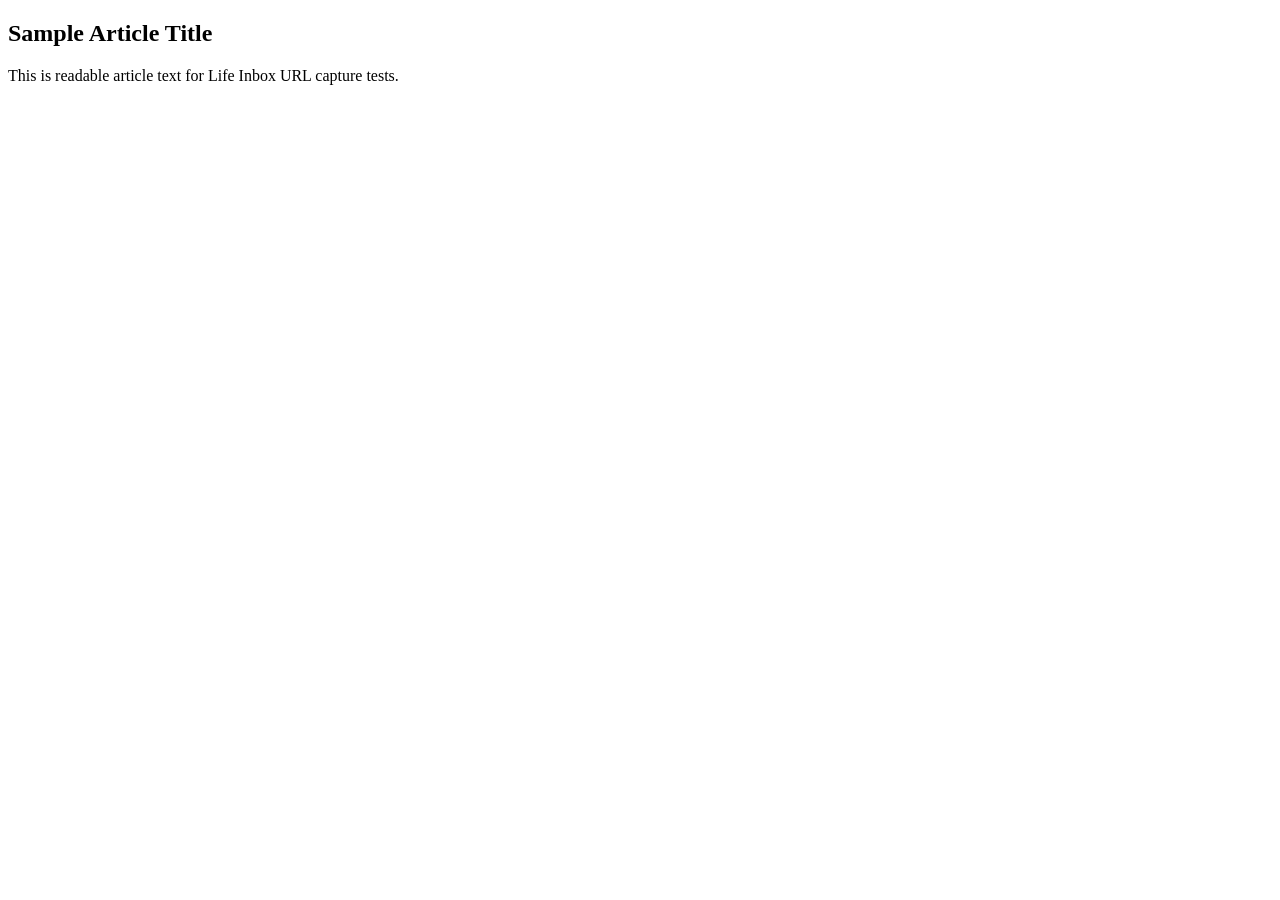
<file: tests/fixtures/sample_article.html>
<!doctype html>
<html>
<head>
  <title>Sample Article Title</title>
  <meta property="og:title" content="Sample OG Title" />
  <meta name="description" content="Short article description." />
</head>
<body>
  <article>
    <h1>Sample Article Title</h1>
    <p>This is readable article text for Life Inbox URL capture tests.</p>
  </article>
</body>
</html>
</file>
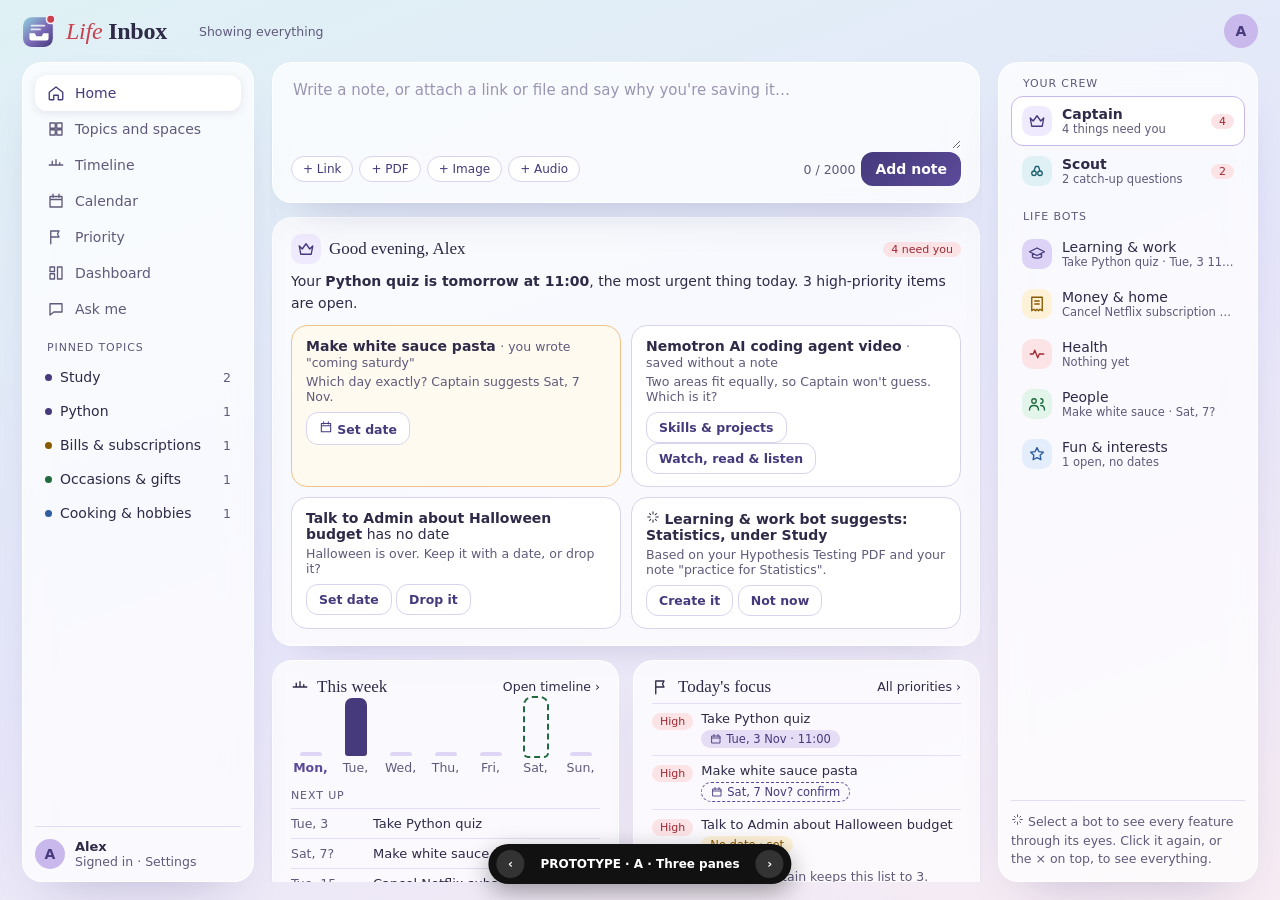
<file: docs/design/prototype/new-ui-prototype.html>
<!doctype html>
<!--
  PROTOTYPE: throwaway, not production code. Do not link from the app.
  Question it answers: "What should the redesigned Life Inbox home look like?"
  Three structurally different arrangements of the agreed three-pane idea,
  switchable with ?variant=A|B|C (floating bar at the bottom, or the arrow keys):
    A  Three panes: features left, composer + content centre, bots right (owner's pick;
       revised: fits the window, no dead space, home is a card grid, topics pack as masonry)
    B  Captain conversation: chat-style centre, features rail left, "studio" view panel right
    C  Today focus: one calm centre column, features and bots as slim rails that open sheets
  Data is the owner's real sample notes, hard-coded. Nothing is saved; reload resets it.
  Life bots are the five areas from docs/research-life-categories.md, 3 default topics each,
  filed by rules R1-R6; an unclear note waits in Captain's "Needs you" (no catch-all topic).
  Styling copies the calm "Enter your Life" login palette (powder blue, lavender, soft red).
-->
<html lang="en">
<head>
<meta charset="utf-8" />
<meta name="viewport" content="width=device-width, initial-scale=1" />
<title>PROTOTYPE · Life Inbox new UI</title>
<style>
:root{--powder:#b0e0e6;--powder-soft:#dff1f5;--lav:#e6e6fa;--lav-mid:#c9b8ec;--lav-deep:#5b4a99;--lav-deeper:#463a7c;--rose:#f3c4cc;--red:#c8414d;--red-soft:#fbe3e6;--ink:#2e2a47;--ink-soft:#5f5a7a;--line:#d9d3ee;--card:rgba(255,255,255,.74);--amber-soft:#fdf1d8;--amber:#8a5a00;--green-soft:#e3f4ea;--green:#1f6b3f;
--serif:"Iowan Old Style","Palatino Linotype",Palatino,Georgia,serif;--sans:system-ui,-apple-system,"Segoe UI",Roboto,Arial,sans-serif}
*{box-sizing:border-box}[hidden]{display:none!important}
body{margin:0;min-height:100vh;font-family:var(--sans);color:var(--ink);font-size:14px;background:linear-gradient(160deg,var(--powder-soft) 0%,var(--lav) 52%,#f7ecf3 100%);background-attachment:fixed}
button{font:inherit;cursor:pointer}
.glass{background:var(--card);border:1px solid rgba(255,255,255,.85);border-radius:20px;box-shadow:0 24px 50px -30px rgba(70,58,124,.35);backdrop-filter:blur(14px)}
.top{display:flex;align-items:center;gap:14px;padding:14px 22px}
.wm{display:flex;align-items:center;gap:10px;font-family:var(--serif);font-weight:600;font-size:24px;letter-spacing:-.01em}
.wm i{font-style:italic;font-weight:500;color:var(--red)}
.lens{display:inline-flex;align-items:center;gap:6px;padding:5px 10px;border-radius:999px;background:var(--lav-deep);color:#fff;font-size:12px}
.lens button{background:none;border:0;color:#fff;padding:0 2px;font-size:14px}
.av{width:34px;height:34px;border-radius:50%;background:var(--lav-mid);display:grid;place-items:center;font-weight:600;color:var(--lav-deeper);margin-left:auto}
.nav{display:flex;align-items:center;gap:10px;padding:9px 12px;border-radius:12px;color:var(--ink-soft);border:0;background:none;width:100%;text-align:left}
.nav:hover{background:rgba(255,255,255,.6)}.nav.on{background:#fff;color:var(--lav-deeper);box-shadow:0 2px 8px rgba(70,58,124,.12)}
.nav svg{flex:none}
.sec{font-size:11px;letter-spacing:.08em;text-transform:uppercase;color:var(--ink-soft);margin:14px 12px 6px}
.bot{display:flex;align-items:center;gap:10px;padding:9px 10px;border-radius:12px;border:1px solid transparent;background:none;width:100%;text-align:left;color:var(--ink)}
.bot:hover{background:rgba(255,255,255,.6)}.bot.on{background:#fff;border-color:var(--lav-mid)}
.bico{width:30px;height:30px;border-radius:10px;display:grid;place-items:center;flex:none}
.badge{margin-left:auto;font-size:11px;padding:1px 8px;border-radius:999px;background:var(--red-soft);color:#9f2a35}
.h1{font-family:var(--serif);font-weight:500;font-size:26px;margin:0}
.h2{font-family:var(--serif);font-weight:500;font-size:20px;margin:0}
.mut{color:var(--ink-soft);font-size:12.5px}
.chip{display:inline-flex;align-items:center;gap:4px;font-size:11.5px;padding:2px 9px;border-radius:999px;background:rgba(201,184,236,.45);color:var(--lav-deeper);border:0;white-space:nowrap}
button.chip:hover{background:var(--lav-mid)}
.pri{font-size:11px;padding:2px 8px;border-radius:999px;white-space:nowrap}
.p-hi{background:var(--red-soft);color:#9f2a35}.p-md{background:var(--amber-soft);color:var(--amber)}.p-lo{background:rgba(176,224,230,.55);color:#1f6170}
.row{display:flex;align-items:center;gap:10px;padding:10px 0;border-top:1px solid rgba(201,184,236,.45)}
.link{background:none;border:0;padding:0;color:var(--ink);text-align:left}.link:hover{color:var(--lav-deep);text-decoration:underline}
.btn{border:0;border-radius:12px;padding:9px 14px;background:linear-gradient(135deg,var(--lav-deeper),var(--lav-deep));color:#fff;font-weight:600}
.btn2{border:1.5px solid var(--line);border-radius:12px;padding:7px 12px;background:#fff;color:var(--lav-deeper);font-weight:600;font-size:12.5px}
.btn2:hover{border-color:var(--lav-deep)}
.compose{padding:16px 18px}
.compose textarea{width:100%;min-height:70px;border:0;background:transparent;resize:vertical;font:inherit;font-size:15px;color:var(--ink);outline:none}
.compose textarea::placeholder{color:#9a95b3}
.att{display:flex;gap:6px;flex-wrap:wrap;align-items:center}
.attb{border:1.5px solid var(--line);background:#fff;border-radius:999px;padding:5px 11px;font-size:12px;color:var(--lav-deeper)}
.attchip{display:inline-flex;align-items:center;gap:8px;margin:8px 0;padding:6px 10px;border-radius:12px;background:var(--powder-soft);font-size:12.5px}
.grid-tiles{display:grid;grid-template-columns:repeat(auto-fill,minmax(170px,1fr));gap:12px}
.tile{background:#fff;border:1px solid var(--line);border-radius:16px;padding:14px;text-align:left;color:var(--ink)}
.tile:hover{border-color:var(--lav-deep);transform:translateY(-1px)}
.cal{display:grid;grid-template-columns:repeat(7,1fr);gap:6px}
.day{background:#fff;border:1px solid var(--line);border-radius:12px;min-height:64px;padding:6px;text-align:left;font-size:12px;color:var(--ink)}
.day:hover{border-color:var(--lav-deep)}.day.today{outline:2px solid var(--lav-deep)}
.dot{display:inline-block;width:7px;height:7px;border-radius:50%;margin:4px 2px 0 0}
.dash{border:1.5px dashed var(--lav-deep);background:transparent}
.cols{display:grid;grid-template-columns:repeat(3,minmax(0,1fr));gap:10px}
.col{background:rgba(255,255,255,.55);border-radius:16px;padding:10px}
.tcard{background:#fff;border:1px solid var(--line);border-radius:12px;padding:9px 10px;margin-top:8px;text-align:left;width:100%;color:var(--ink)}
.tcard:hover{border-color:var(--lav-deep)}
.metric{background:#fff;border-radius:16px;padding:14px;border:1px solid var(--line)}
.metric b{display:block;font-family:var(--serif);font-weight:500;font-size:28px}
.bar{height:10px;border-radius:999px;background:rgba(201,184,236,.35);overflow:hidden}.bar>span{display:block;height:100%;border-radius:999px;background:linear-gradient(90deg,var(--powder),var(--lav-deep))}
.need{background:#fff;border:1px solid var(--line);border-radius:16px;padding:12px 14px;margin-top:10px}
.needs{display:flex;flex-wrap:wrap;gap:10px;margin-top:10px}.needs>.need{flex:1 1 230px;margin-top:0}
.need.warn{border-color:#f0c38a;background:#fffaf0}
.pop{position:absolute;z-index:30;width:290px;padding:14px;border-radius:18px;background:#fff;border:1px solid var(--line);box-shadow:0 24px 50px -20px rgba(70,58,124,.5)}
.pcal{display:grid;grid-template-columns:repeat(7,1fr);gap:3px;text-align:center;font-size:12px;margin-top:8px}
.pcal button{border:0;background:none;border-radius:8px;padding:6px 0;color:var(--ink)}.pcal button:hover{background:var(--lav)}
.pcal .sel{background:var(--lav-deep);color:#fff}.pcal .sug{outline:1.5px dashed var(--lav-deep)}
.sheet-bg{position:fixed;inset:0;background:rgba(46,42,71,.25);z-index:20;display:flex;justify-content:flex-end}
.sheet{width:min(560px,100%);height:100%;overflow:auto;padding:22px;background:#fbfaff;border-left:1px solid var(--line)}
.bubble{max-width:82%;padding:10px 14px;border-radius:16px;line-height:1.55}
.b-me{margin-left:auto;background:var(--lav-deep);color:#fff;border-bottom-right-radius:4px}
.b-ai{background:#fff;border:1px solid var(--line);border-bottom-left-radius:4px}
.how{margin-top:8px;padding:8px 10px;border-radius:12px;background:var(--powder-soft);font-size:12px;color:#1f4f59}
.cite{border:0;background:var(--lav);color:var(--lav-deeper);border-radius:6px;padding:0 5px;font-size:11px;vertical-align:1px}
.toast{position:fixed;left:50%;top:18px;transform:translateX(-50%);z-index:60;background:var(--ink);color:#fff;padding:10px 16px;border-radius:12px;font-size:13px}
.proto{position:fixed;left:50%;bottom:16px;transform:translateX(-50%);z-index:70;display:flex;align-items:center;gap:6px;background:#111;color:#fff;border-radius:999px;padding:6px 8px;font:600 12px/1 var(--sans);box-shadow:0 8px 24px rgba(0,0,0,.35)}
.proto button{background:#333;color:#fff;border:0;border-radius:999px;width:28px;height:28px}
.proto span{padding:0 10px}
/* layouts */
.shellA{height:100vh;display:flex;flex-direction:column;overflow:hidden}
.A{flex:1;min-height:0;display:grid;grid-template-columns:232px minmax(0,1fr) 260px;gap:16px;padding:0 22px 18px}
.paneA{min-height:0;overflow:auto;display:flex;flex-direction:column;padding:12px}
.centerA{min-height:0;overflow:auto;display:flex;flex-direction:column;gap:14px;padding:0 2px 64px}
.homeGrid{display:grid;grid-template-columns:repeat(auto-fit,minmax(250px,1fr));gap:14px}
.card{background:var(--card);border:1px solid rgba(255,255,255,.85);border-radius:20px;padding:16px 18px;box-shadow:0 18px 40px -30px rgba(70,58,124,.35)}
.cardHead{display:flex;align-items:center;gap:8px;margin-bottom:6px}
.cardHead .h2{font-size:17px}
.mini{display:flex;align-items:center;gap:8px;padding:7px 0;border-top:1px solid rgba(201,184,236,.45);font-size:13px}
.botline{font-size:11.5px;color:var(--ink-soft);white-space:nowrap;overflow:hidden;text-overflow:ellipsis}
.masonry{display:grid;grid-template-columns:repeat(auto-fill,minmax(250px,1fr));grid-auto-rows:6px;grid-auto-flow:dense;column-gap:14px;align-items:start}
.ghost{background:transparent;border:1.5px dashed var(--lav-mid);box-shadow:none}
.masonry>.group{margin:0}
.trow{display:flex;align-items:center;gap:8px;width:100%;padding:9px 10px;border:0;border-radius:12px;background:transparent;text-align:left;color:var(--ink)}
.trow:hover{background:rgba(255,255,255,.8)}
.trow.sub{padding-left:30px;font-size:13px}
.trow.empty{color:var(--ink-soft)}
.count{margin-left:auto;font-family:var(--serif);font-size:18px}
.paneFoot{margin-top:auto;padding-top:12px;border-top:1px solid rgba(201,184,236,.45)}
.spark{display:flex;align-items:flex-end;gap:6px;height:70px;margin:8px 0 4px}
.spark>div{flex:1;display:flex;flex-direction:column;align-items:center;gap:4px}
.spark span.b{width:100%;max-width:22px;border-radius:7px 7px 3px 3px}
.B{display:grid;grid-template-columns:230px minmax(0,1fr) minmax(0,440px);gap:16px;padding:0 22px 80px}
.C{display:grid;grid-template-columns:64px minmax(0,760px) 64px;justify-content:center;gap:22px;padding:0 22px 80px}
.rail{display:flex;flex-direction:column;gap:6px;align-items:center;padding:10px 0;position:sticky;top:12px;height:fit-content}
.rbtn{width:46px;height:46px;border-radius:14px;border:0;background:rgba(255,255,255,.6);display:grid;place-items:center;color:var(--ink-soft);position:relative}
.rbtn:hover,.rbtn.on{background:#fff;color:var(--lav-deeper)}
.rbtn .badge{position:absolute;top:-4px;right:-6px;margin:0}
@media (max-width:900px){.shellA{height:auto;overflow:visible}.centerA,.paneA{overflow:visible}.A,.B{grid-template-columns:1fr}.C{grid-template-columns:1fr}.rail{flex-direction:row;position:static;justify-content:center;flex-wrap:wrap}}
</style>
</head>
<body>
<div id="app"></div>
<div id="layer"></div>
<div class="proto" id="proto"></div>
<script>
// ---------------------------------------------------------------- icons
const I={home:'M3 11l9-7 9 7v9a1 1 0 0 1-1 1h-5v-6H9v6H4a1 1 0 0 1-1-1z',topics:'M4 4h7v7H4zM13 4h7v7h-7zM4 13h7v7H4zM13 13h7v7h-7z',timeline:'M3 12h18M7 12V7M12 12V5M17 12V9',calendar:'M4 6h16v14H4zM4 10h16M8 3v4M16 3v4',flag:'M5 21V4h11l-2 4 2 4H5',dash:'M4 13h6v7H4zM14 4h6v16h-6zM4 4h6v6H4z',ask:'M4 5h16v11H9l-5 4z',crown:'M3 8l4 4 5-7 5 7 4-4-2 11H5z',scout:'M5 15a3 3 0 1 0 6 0 3 3 0 1 0-6 0M13 15a3 3 0 1 0 6 0 3 3 0 1 0-6 0M8 12l2-6h4l2 6',learn:'M2 9l10-5 10 5-10 5zM6 11v5c3 2 9 2 12 0v-5',money:'M5 3h14v18l-3-2-2 2-2-2-2 2-2-2-3 2zM9 8h6M9 12h6',health:'M3 12h4l2-5 4 10 2-5h6',fun:'M12 3.5l2.6 5.3 5.9.9-4.3 4.1 1 5.8-5.2-2.8-5.2 2.8 1-5.8-4.3-4.1 5.9-.9z',people:'M8 11a3 3 0 1 0 0-6 3 3 0 0 0 0 6zM2 20c0-4 3-6 6-6s6 2 6 6M17 11a3 3 0 1 0 0-6M17 14c3 0 5 2 5 6',x:'M6 6l12 12M18 6L6 18',back:'M15 6l-6 6 6 6',link:'M10 14a4 4 0 0 0 6 0l3-3a4 4 0 0 0-6-6l-1 1M14 10a4 4 0 0 0-6 0l-3 3a4 4 0 0 0 6 6l1-1',spark:'M12 3v4M12 17v4M3 12h4M17 12h4M6 6l2 2M16 16l2 2M6 18l2-2M16 8l2-2'};
const ic=(n,s=18)=>`<svg width="${s}" height="${s}" viewBox="0 0 24 24" fill="none" stroke="currentColor" stroke-width="1.8" stroke-linecap="round" stroke-linejoin="round" aria-hidden="true"><path d="${I[n]}"/></svg>`;
const esc=s=>String(s??'').replace(/[&<>"]/g,c=>({'&':'&amp;','<':'&lt;','>':'&gt;','"':'&quot;'}[c]));

// ---------------------------------------------------------------- data (owner's real sample notes)
// The five life areas (docs/research-life-categories.md). Each starts with 3 default topics;
// Python and Pill reminder are the owner's own subtopics, showing users can add more.
const BOTS={
 learn:{n:'Learning & work',i:'learn',c:'#dcd3f7',fg:'#463a7c',topics:['Study','Python','Work & career','Skills & projects']},
 money:{n:'Money & home',i:'money',c:'#fdf1d8',fg:'#8a5a00',topics:['Bills & subscriptions','Bank, tax & documents','Home & errands']},
 health:{n:'Health',i:'health',c:'#fbe3e6',fg:'#9f2a35',topics:['Medicines & doctors','Pill reminder','Fitness & food','Mind & mood']},
 people:{n:'People',i:'people',c:'#e3f4ea',fg:'#1f6b3f',topics:['Family','Friends & partner','Occasions & gifts']},
 fun:{n:'Fun & interests',i:'fun',c:'#e3edfb',fg:'#2f5e9e',topics:['Watch, read & listen','Cooking & hobbies','Trips & places']}};
const TOPICS={'Study':{bot:'learn',parent:null,d:'Courses, exams, assignments, college life'},'Python':{bot:'learn',parent:'Study',d:'I want to learn Python'},
 'Work & career':{bot:'learn',parent:null,d:'Job or internship tasks, meetings, interviews'},'Skills & projects':{bot:'learn',parent:null,d:'Tutorials, tools to try, side projects, app ideas'},
 'Bills & subscriptions':{bot:'money',parent:null,d:'Rent, bills, EMIs, subscriptions, fees'},'Bank, tax & documents':{bot:'money',parent:null,d:'Savings, tax, insurance, IDs, warranties'},'Home & errands':{bot:'money',parent:null,d:'Groceries, shopping, chores, repairs, pets'},
 'Medicines & doctors':{bot:'health',parent:null,d:'Pills, refills, appointments, tests'},'Pill reminder':{bot:'health',parent:'Medicines & doctors',d:'When to take which pills'},
 'Fitness & food':{bot:'health',parent:null,d:'Workouts, sport, sleep, diet'},'Mind & mood':{bot:'health',parent:null,d:'Stress, therapy, meditation, journaling'},
 'Family':{bot:'people',parent:null,d:'Parents, siblings, kids: needs and plans'},'Friends & partner':{bot:'people',parent:null,d:'Catch-ups, people to call or message'},'Occasions & gifts':{bot:'people',parent:null,d:'Birthdays, dates, weddings, parties, gifts'},
 'Watch, read & listen':{bot:'fun',parent:null,d:'Shows, films, books, podcasts, videos'},'Cooking & hobbies':{bot:'fun',parent:null,d:'Recipes to try, games, crafts'},'Trips & places':{bot:'fun',parent:null,d:'Holidays, bookings, packing, places to visit'}};
// rule = the boundary rule (R1-R6) that decided the area; shown under "Why it's here".
// status 'needs' = Captain wasn't sure (R6): the note waits in "Needs you" with its choices.
let ITEMS=[
 {id:1,title:'Take Python quiz',topic:'Python',type:'Note',pri:'hi',date:'2026-11-03',time:'11:00',conf:'note',note:null,src:'I need to give Python quiz tomorrow at 11:00am',why:'Explicit exam tomorrow at 11:00',rule:'R5 · the subject decides: a course quiz',status:'open'},
 {id:2,title:'Make white sauce pasta',topic:'Occasions & gifts',type:'Link',pri:'hi',date:null,sug:'2026-11-07',fuzzy:'coming saturdy',note:'I want to make White Sauce Pasta for my Date on coming saturdy.',src:'youtube.com · Kabita\'s Kitchen · creamy white sauce pasta recipe',why:'Planned for a date on Saturday',rule:'R3 · your purpose beats the content: it\'s a recipe, but it\'s "for my Date"',status:'open'},
 {id:3,title:'Talk to Admin about Halloween budget',topic:'Study',type:'Image',pri:'hi',date:null,note:'I have to talk to Admin team of my college about budget for Halloween event.',src:'Halloween final Mail communication image.png (text not readable yet)',why:'Discussion needed about an event budget',rule:'R4 · it\'s the college\'s budget, not your money',status:'open'},
 {id:4,title:'Practice Statistics hypothesis testing',topic:'Study',type:'PDF',pri:'md',date:null,note:'These are the questions I need to practice for Statistics.',src:'8 PP - Hypothesis Testing.pdf',why:'Practice to do, no deadline',rule:'R3 · your note says it\'s "for Statistics"',status:'open'},
 {id:5,title:'Cancel Netflix subscription',topic:'Bills & subscriptions',type:'Note',pri:'md',date:'2026-12-15',conf:'note',note:null,src:'I need to cancel my Netflix subscription on 15th December 2026',why:'Scheduled, not urgent yet',rule:'R2 · cancelling a subscription is a money task, even for a show',status:'open'},
 {id:6,title:'Butter chicken recipe',topic:'Cooking & hobbies',type:'Note',pri:'lo',date:null,note:null,src:'Butter chicken: marinate 500 g chicken in yogurt, ginger-garlic paste…',why:'Saved for someday',rule:'R5 · a recipe to try, with no occasion',status:'open'},
 {id:7,title:'Nemotron AI coding agent video',topic:null,choices:['Skills & projects','Watch, read & listen'],type:'Link',pri:'lo',date:null,note:null,src:'youtube.com · The free AI coding agent you need to try',why:'A coding-tool video saved without a note',hint:'saved without a note',rule:'R6 · two areas fit equally, so Captain asks instead of guessing',status:'needs'}];
const MEMORY={learn:[['Student, learning Python and Statistics','notes #1, #4'],['Organises a college Halloween event','note #3'],['Python quiz on Tue 3 Nov, 11:00','note #1 (time memory)']],
 money:[['Tracks subscriptions to cancel','note #5'],['Netflix cancel on 15 Dec','note #5 (time memory)']],
 health:[], people:[['Date night planned for Saturday','note #2 (time memory, unconfirmed)']], fun:[['Likes cooking Indian food and pasta','notes #2, #6']]};
const TODAY=new Date(2026,10,2);
let S={variant:new URLSearchParams(location.search).get('variant')||'A',lens:null,view:'home',topicPage:null,sheet:null,askLog:[],attach:null,scout:{done:{}},notice:null,studio:'calendar'};
const botOf=it=>TOPICS[it.topic]?.bot;
const vis=()=>ITEMS.filter(it=>it.status==='open'&&(!S.lens||botOf(it)===S.lens));
const fmt=d=>{if(!d)return'';const x=new Date(d+'T00:00');return x.toLocaleDateString('en-GB',{weekday:'short',day:'numeric',month:'short'})};
const pathOf=t=>{const tp=TOPICS[t];return tp.parent?[tp.parent,t]:[t]};
const priLabel={hi:'High',md:'Medium',lo:'Low'};
const needs=()=>{const n=[];ITEMS.filter(i=>i.status==='open'&&i.fuzzy&&!i.date).forEach(i=>n.push({k:'date',i}));ITEMS.filter(i=>i.status==='needs').forEach(i=>n.push({k:'area',i}));ITEMS.filter(i=>i.status==='open'&&i.id===3&&!i.date).forEach(i=>n.push({k:'nodate',i}));if(!S.statDone)n.push({k:'topic'});return n};
const scoutQs=[{id:3,q:'Halloween was on 31 Oct. Still need to talk to Admin about the budget?'},{id:6,q:'You saved the butter chicken recipe 2 days ago. Still planning to make it?'}];

// ---------------------------------------------------------------- shared pieces
function datePill(it){if(it.date)return `<button class="chip" data-act="date" data-id="${it.id}" title="${it.conf==='you'?'Confirmed by you':'From your note'}">${ic('calendar',12)} ${fmt(it.date)}${it.time?' · '+it.time:''}${it.conf==='you'?' ✓':''}</button>`;
 if(it.sug)return `<button class="chip dash" data-act="date" data-id="${it.id}">${ic('calendar',12)} ${fmt(it.sug)}? confirm</button>`;
 return `<button class="chip" data-act="date" data-id="${it.id}" style="background:var(--amber-soft);color:var(--amber)">No date · set</button>`}
function crumb(it){return pathOf(it.topic).map(t=>`<button class="link mut" data-act="topic" data-t="${t}">${esc(t)}</button>`).join(' <span class="mut">›</span> ')}
function itemRow(it){return `<div class="row"><span class="bico" style="width:26px;height:26px;background:${BOTS[botOf(it)].c};color:${BOTS[botOf(it)].fg}">${ic(BOTS[botOf(it)].i,14)}</span>
 <div style="flex:1;min-width:0"><button class="link" data-act="open" data-id="${it.id}">${esc(it.title)}</button><div style="margin-top:2px">${crumb(it)}</div></div>${datePill(it)}<span class="pri p-${it.pri}">${priLabel[it.pri]}</span></div>`}
function composer(big){return `<div class="glass compose">
 <textarea id="noteText" maxlength="2000" placeholder="Write a note, or attach a link or file and say why you're saving it…" ${big?'style="min-height:110px"':''}></textarea>
 ${S.attach?`<div class="attchip">${ic('link',14)} <b>${S.attach.kind}</b> ${esc(S.attach.label)} <button class="link" data-act="unattach">${ic('x',14)}</button></div>`:''}
 <div class="att"><button class="attb" data-act="attach" data-k="Link">+ Link</button><button class="attb" data-act="attach" data-k="PDF">+ PDF</button><button class="attb" data-act="attach" data-k="Image">+ Image</button><button class="attb" data-act="attach" data-k="Audio">+ Audio</button>
 <span style="flex:1"></span><span class="mut" id="cc">0 / 2000</span><button class="btn" data-act="add">${S.attach?'Add '+S.attach.kind.toLowerCase()+' with note':'Add note'}</button></div></div>`}
function lensChip(){return S.lens?`<span class="lens">Viewing: ${BOTS[S.lens].n} <button data-act="lens" data-b="" aria-label="Show everything">×</button></span>`:`<span class="mut">Showing everything</span>`}
function botsList(){const items=[['captain','Captain','crown','#efeafd','#463a7c',needs().length],['scout','Scout','scout','#dff1f5','#1f6170',scoutQs.filter(q=>!S.scout.done[q.id]).length]];
 return `<div class="sec">Your crew</div>${items.map(b=>`<button class="bot ${(b[0]==='captain'&&S.view==='home'&&!S.lens)||(S.view==='scout'&&b[0]==='scout')?'on':''}" data-act="${b[0]}"><span class="bico" style="background:${b[3]};color:${b[4]}">${ic(b[2])}</span><span><b style="font-weight:600">${b[1]}</b><div class="mut">${b[0]==='captain'?'Sees everything':'Weekly catch-up'}</div></span>${b[5]?`<span class="badge">${b[5]}</span>`:''}</button>`).join('')}
 <div class="sec">Life bots</div>${Object.entries(BOTS).map(([k,b])=>{const n=ITEMS.filter(i=>i.status==='open'&&botOf(i)===k).length;return `<button class="bot ${S.lens===k?'on':''}" data-act="lens" data-b="${k}"><span class="bico" style="background:${b.c};color:${b.fg}">${ic(b.i)}</span><span>${b.n}</span>${n?`<span class="badge" style="background:var(--lav);color:var(--lav-deeper)">${n}</span>`:''}</button>`}).join('')}`}
const FEATS=[['topics','Topics and spaces','topics'],['timeline','Timeline','timeline'],['calendar','Calendar','calendar'],['priority','Priority','flag'],['dashboard','Dashboard','dash'],['ask','Ask me','ask']];
function featNav(compact){return FEATS.map(f=>`<button class="nav ${S.view===f[0]?'on':''}" data-act="view" data-v="${f[0]}">${ic(f[2])}${compact?'':f[1]}</button>`).join('')}

// ---------------------------------------------------------------- views
function vCaptain(){const n=needs();const open=vis();const hi=open.filter(i=>i.pri==='hi');
 return `<div class="glass" style="padding:18px 20px"><div style="display:flex;align-items:center;gap:10px"><span class="bico" style="background:#efeafd;color:#463a7c">${ic('crown')}</span><h2 class="h2">Good evening. Here's your life today.</h2></div>
 <p style="line-height:1.65;margin:10px 0 0">Your <b>Python quiz is tomorrow at 11:00</b>, the most urgent thing. ${hi.length} high-priority items are open, and ${n.length} things need a quick answer from you.</p>
 <div class="sec" style="margin-left:0">Needs you</div>${n.map(needCard).join('')||'<div class="mut">Nothing needs you. Enjoy your evening.</div>'}
 <div class="sec" style="margin-left:0">Today's focus</div>${open.filter(i=>i.pri==='hi').slice(0,3).map(itemRow).join('')}</div>`}
function areaButtons(it){return it.choices?it.choices.map(t=>`<button class="btn2" data-act="area" data-id="${it.id}" data-t="${esc(t)}" title="${esc(BOTS[TOPICS[t].bot].n)}">${esc(t)}</button>`).join(' '):Object.entries(BOTS).map(([k,b])=>`<button class="chip" data-act="areabot" data-id="${it.id}" data-b="${k}" style="background:${b.c};color:${b.fg};margin:0 4px 4px 0">${esc(b.n)}</button>`).join('')}
function needCard(x){if(x.k==='area')return `<div class="need"><div><b style="font-weight:600">${esc(x.i.title)}</b> <span class="mut">· ${esc(x.i.hint||'not sure where it goes')}</span></div><div class="mut" style="margin:4px 0 8px">${x.i.choices?'Two areas fit equally, so Captain won\'t guess. Which is it?':'Captain couldn\'t tell which area this belongs to. Pick one:'}</div>${areaButtons(x.i)}</div>`;
 if(x.k==='date')return `<div class="need warn"><div><b style="font-weight:600">${esc(x.i.title)}</b> <span class="mut">· you wrote "${esc(x.i.fuzzy)}"</span></div><div class="mut" style="margin:4px 0 8px">Which day exactly? Captain suggests ${fmt(x.i.sug)}.</div><button class="btn2" data-act="date" data-id="${x.i.id}">${ic('calendar',14)} Set date</button></div>`;
 if(x.k==='nodate')return `<div class="need"><div><b style="font-weight:600">${esc(x.i.title)}</b> has no date</div><div class="mut" style="margin:4px 0 8px">Halloween is over. Keep it with a date, or drop it?</div><button class="btn2" data-act="date" data-id="3">Set date</button> <button class="btn2" data-act="dropit" data-id="3">Drop it</button></div>`;
 return `<div class="need"><div>${ic('spark',14)} <b style="font-weight:600">Learning &amp; work bot suggests: Statistics, under Study</b></div><div class="mut" style="margin:4px 0 8px">Based on your Hypothesis Testing PDF and your note "practice for Statistics".</div><button class="btn2" data-act="mkstat">Create it</button> <button class="btn2" data-act="nostat">Not now</button></div>`}
function vTopics(){if(S.topicPage)return vTopicPage(S.topicPage);
 const groups=Object.entries(BOTS).filter(([k])=>!S.lens||k===S.lens);const total=ITEMS.filter(i=>i.status==='open').length;
 const count=t=>ITEMS.filter(i=>i.status==='open'&&(i.topic===t||TOPICS[i.topic].parent===t)).length;
 const groupHtml=([k,b])=>{const mains=b.topics.filter(t=>!TOPICS[t].parent).sort((x,y)=>count(y)-count(x));const n=ITEMS.filter(i=>i.status==='open'&&botOf(i)===k).length;
  return `<div class="card group"><div class="cardHead"><span class="bico" style="background:${b.c};color:${b.fg}">${ic(b.i)}</span><div><h2 class="h2">${b.n}</h2><div class="mut">${n} item${n===1?'':'s'}</div></div></div>
  ${mains.map(t=>{const subs=Object.keys(TOPICS).filter(s=>TOPICS[s].parent===t);const c=count(t);
   return `<button class="trow ${c?'':'empty'}" data-act="topic" data-t="${t}"><div style="min-width:0"><div>${esc(t)}</div><div class="mut" style="white-space:nowrap;overflow:hidden;text-overflow:ellipsis">${esc(TOPICS[t].d)}</div></div><span class="count">${c}</span></button>
   ${subs.map(s=>`<button class="trow sub ${ITEMS.some(i=>i.status==='open'&&i.topic===s)?'':'empty'}" data-act="topic" data-t="${s}">↳ ${esc(s)}<span class="mut" style="margin-left:auto">${ITEMS.filter(i=>i.status==='open'&&i.topic===s).length}</span></button>`).join('')}`}).join('')}</div>`};
 const ordered=[...groups].sort((a,b)=>ITEMS.filter(i=>i.status==='open'&&botOf(i)===b[0]).length-ITEMS.filter(i=>i.status==='open'&&botOf(i)===a[0]).length);
 return `<div style="display:flex;align-items:baseline;gap:10px;flex-wrap:wrap;margin-bottom:12px"><h2 class="h2">Topics and spaces</h2><span class="mut">${total} items in ${Object.keys(TOPICS).length} topics · busiest areas first${ITEMS.some(i=>i.status==='needs')?` · ${ITEMS.filter(i=>i.status==='needs').length} waiting in Needs you`:''}</span><button class="btn2" data-act="toast" data-m="Prototype: opens the name + description form with the subtopic suggestion. Each area starts with 3 topics; add as many as you like." style="margin-left:auto">+ New topic</button></div>
 <div class="masonry">${ordered.map(groupHtml).join('')}<div class="card group ghost"><div class="cardHead">${ic('spark')}<h2 class="h2">Add your own topic</h2></div><div class="mut" style="line-height:1.5">Every area starts with 3 topics. Add as many topics and subtopics as you like, such as Study › Python.</div><button class="btn2" data-act="toast" data-m="Prototype: opens the name + description form with the subtopic suggestion" style="margin-top:10px">+ New topic</button></div></div>`}
function vTopicPage(t){const subs=Object.keys(TOPICS).filter(s=>TOPICS[s].parent===t);const its=ITEMS.filter(i=>i.status==='open'&&(i.topic===t||TOPICS[i.topic].parent===t));const b=BOTS[TOPICS[t].bot];
 return `<button class="link mut" data-act="topicsback">${ic('back',14)} All topics</button>
 <div class="mut" style="margin-top:10px">${b.n} bot › ${pathOf(t).map(x=>`<button class="link mut" data-act="topic" data-t="${x}">${esc(x)}</button>`).join(' › ')}</div>
 <h2 class="h1" style="margin:4px 0">${esc(t)}</h2><p class="mut" style="margin:0 0 10px">${esc(TOPICS[t].d)} · ${its.length} items</p>
 ${subs.length?`<div style="display:flex;gap:6px;flex-wrap:wrap;margin-bottom:6px">${subs.map(s=>`<button class="chip" data-act="topic" data-t="${s}">${esc(s)} · ${ITEMS.filter(i=>i.status==='open'&&i.topic===s).length}</button>`).join('')}</div>`:''}
 ${its.map(itemRow).join('')||'<p class="mut">Nothing here yet. Notes about this land here automatically.</p>'}`}
function weekDays(){return [...Array(7)].map((_,k)=>`2026-11-${String(2+k).padStart(2,'0')}`)}
function vTimeline(){const days=weekDays();const its=vis();const undated=its.filter(i=>!i.date).length;
 return `<h2 class="h2">Timeline · this week</h2><p class="mut">How heavy is your week? Spikes show what's due. Undated: ${undated} · <button class="link mut" data-act="captain" style="text-decoration:underline">sort them with Captain</button></p>
 <div style="position:relative;height:170px;margin:16px 6px 0"><div style="position:absolute;left:0;right:0;top:120px;border-top:2px solid var(--lav-mid)"></div>
 ${days.map((d,k)=>{const due=its.filter(i=>i.date===d||(!i.date&&i.sug===d));const x=(k+.5)/7*100;const isT=d==='2026-11-02';
 return `<div style="position:absolute;left:calc(${x}% - 30px);width:60px;top:0;height:120px;display:flex;flex-direction:column;justify-content:flex-end;align-items:center;gap:3px">${due.map(i=>`<button data-act="open" data-id="${i.id}" title="${esc(i.title)}" style="width:22px;height:${i.pri==='hi'?54:34}px;border:0;border-radius:8px 8px 3px 3px;background:${i.date?BOTS[botOf(i)].fg:'transparent'};outline:${i.date?'none':'2px dashed '+BOTS[botOf(i)].fg}"></button>`).join('')}</div>
 <div style="position:absolute;left:calc(${x}% - 30px);width:60px;top:128px;text-align:center;font-size:12px;${isT?'color:var(--lav-deep);font-weight:700':'color:var(--ink-soft)'}">${fmt(d).split(' ').slice(0,2).join(' ')}${isT?'<br>today':''}</div>`}).join('')}</div>
 <div class="sec" style="margin-left:0">Due this week</div>${its.filter(i=>days.includes(i.date)||days.includes(!i.date&&i.sug)).map(itemRow).join('')||'<p class="mut">Nothing dated this week.</p>'}`}
function vCalendar(){let g='';['Mon','Tue','Wed','Thu','Fri','Sat','Sun'].forEach(d=>g+=`<div class="mut" style="text-align:center">${d}</div>`);g+='<div></div>'.repeat(6);const its=vis();
 for(let d=1;d<=30;d++){const ds=`2026-11-${String(d).padStart(2,'0')}`;const on=its.filter(i=>i.date===ds||(!i.date&&i.sug===ds));g+=`<button class="day ${d===2?'today':''}" data-act="day" data-d="${ds}"><b style="font-weight:600">${d}</b><br>${on.map(i=>`<span class="dot" style="background:${BOTS[botOf(i)].fg};${i.date?'':'background:transparent;outline:1.5px dashed '+BOTS[botOf(i)].fg}"></span>`).join('')}</button>`}
 return `<h2 class="h2">November 2026</h2><p class="mut">Solid dot = date confirmed · dashed = suggested. Click a day.</p><div class="cal" style="position:relative">${g}</div><div id="daypop"></div>`}
function vPriority(){const c=p=>vis().filter(i=>i.pri===p).map(i=>`<button class="tcard" data-act="open" data-id="${i.id}"><div>${esc(i.title)}</div><div style="display:flex;gap:4px;margin-top:6px;flex-wrap:wrap"><span class="chip" style="background:${BOTS[botOf(i)].c};color:${BOTS[botOf(i)].fg}">${BOTS[botOf(i)].n}</span><span class="mut">${i.date?fmt(i.date):'No date'}</span></div><div class="mut" style="margin-top:4px">Why: ${esc(i.why)}</div></button>`).join('')||'<p class="mut">Nothing</p>';
 return `<h2 class="h2">Priority</h2><p class="mut">Today and the next few first. Drag a card to another column to change it (prototype: click opens).</p><div class="cols"><div class="col"><span class="pri p-hi">High</span>${c('hi')}</div><div class="col"><span class="pri p-md">Medium</span>${c('md')}</div><div class="col"><span class="pri p-lo">Low</span>${c('lo')}</div></div>`}
function vDashboard(){const per=Object.entries(BOTS).map(([k,b])=>[b.n,ITEMS.filter(i=>botOf(i)===k).length]);const max=Math.max(...per.map(p=>p[1]),1);const quiet=per.filter(p=>!p[1]).map(p=>p[0]);const top=[...per].sort((a,b)=>b[1]-a[1])[0];
 return `<h2 class="h2">Your life at a glance</h2><div style="display:grid;grid-template-columns:repeat(3,minmax(0,1fr));gap:10px;margin-top:10px"><div class="metric"><span class="mut">Captured this week</span><b>${ITEMS.length}</b></div><div class="metric"><span class="mut">Tasks done</span><b>${ITEMS.filter(i=>i.status==='done').length} of ${ITEMS.length}</b></div><div class="metric"><span class="mut">Busiest day</span><b>Sat</b></div></div>
 <div class="sec" style="margin-left:0">Where your attention went</div>${per.map(p=>`<div style="display:flex;align-items:center;gap:10px;margin:7px 0"><span style="width:150px">${p[0]}</span><div class="bar" style="flex:1"><span style="width:${p[1]/max*100}%"></span></div><span class="mut">${p[1]}</span></div>`).join('')}
 <div class="sec" style="margin-left:0">Captain noticed</div><div class="row">${ic('spark',14)} You saved 2 recipes; one is planned for Saturday.</div>${quiet.length?`<div class="row">${ic('spark',14)} ${quiet.join(' and ')} ${quiet.length>1?'have':'has'} been quiet for 2 weeks.</div>`:''}<div class="row">${ic('spark',14)} ${top[0]} is your busiest area: ${top[1]} of ${ITEMS.length} notes.</div>`}
function vBot(k){const b=BOTS[k];const its=vis();const mem=MEMORY[k];
 const summ={learn:'Python quiz tomorrow at 11:00 is your most urgent item. Statistics practice and the Halloween budget talk are waiting without dates.',money:'One subscription to cancel: Netflix on 15 Dec. Bills, documents and home errands collect here.',health:'No health items yet. Pill reminder is set up but empty.',people:'Date night on Saturday: white sauce pasta (date not confirmed).',fun:'Butter chicken is saved for someday. No trips planned yet.'}[k];
 return `<div style="display:flex;align-items:center;gap:10px"><span class="bico" style="background:${b.c};color:${b.fg};width:40px;height:40px">${ic(b.i,22)}</span><div><h2 class="h1">${b.n} bot</h2><div class="mut">Looks after: ${b.topics.filter(t=>!TOPICS[t].parent).join(' · ')}</div></div></div>
 <p style="line-height:1.65">${summ}</p><div class="sec" style="margin-left:0">What you need to do</div>${its.map(itemRow).join('')||'<p class="mut">Nothing to do here right now.</p>'}
 <div class="sec" style="margin-left:0">What I learned about you</div>${k==='health'?`<div class="need">Health memory is off. Health details are sensitive, so this bot only remembers them if you allow it. <div style="margin-top:8px"><button class="btn2" data-act="toast" data-m="Prototype: would ask for explicit consent">Allow health memory</button></div></div>`:(mem.map(m=>`<div class="row"><span style="flex:1">${esc(m[0])}</span><span class="mut">from ${m[1]}</span><button class="link mut" data-act="toast" data-m="Prototype: edit or delete this memory">Edit</button></div>`).join('')||'<p class="mut">Nothing learned yet.</p>')}
 <div class="mut" style="margin-top:12px">Tip: with this bot selected, every left-panel view shows only ${b.n.toLowerCase()} items.</div>`}
function vScout(){const qs=scoutQs.filter(q=>ITEMS.find(i=>i.id===q.id).status==='open'||S.scout.done[q.id]);
 return `<div style="display:flex;align-items:center;gap:10px"><span class="bico" style="background:#dff1f5;color:#1f6170;width:40px;height:40px">${ic('scout',22)}</span><div><h2 class="h1">Scout catch-up</h2><div class="mut">A minute to keep your inbox honest. Your answers update the bots' memory.</div></div></div>
 ${qs.map(q=>{const it=ITEMS.find(i=>i.id===q.id);const d=S.scout.done[q.id];return `<div class="need">${esc(q.q)}<div style="margin-top:4px">${crumb(it)}</div>${d?`<div style="margin-top:8px;color:var(--green)">${d}</div>`:`<div style="margin-top:8px;display:flex;gap:6px;flex-wrap:wrap"><button class="btn2" data-act="scout" data-id="${q.id}" data-a="done">Done</button><button class="btn2" data-act="scout" data-id="${q.id}" data-a="later">Not yet, new date</button><button class="btn2" data-act="scout" data-id="${q.id}" data-a="drop">Drop it</button></div>`}</div>`}).join('')}
 ${S.notice?`<div class="how" style="margin-top:12px">${S.notice}</div>`:''}`}
// ---------------------------------------------------------------- Ask me
const ASK_SUG=['What do I have this week?','What am I cooking for my date?','Which video is for Python?','What did I save about money?'];
function answer(q){const t=q.toLowerCase();const lens=S.lens;const its=vis();const cite=i=>`<button class="cite" data-act="open" data-id="${i.id}">#${i.id}</button>`;
 const how=(bots,mem,notes)=>`<div class="how">How I answered: Captain asked <b>${bots}</b> · used ${mem} memory facts · read notes ${notes.map(i=>'#'+i.id).join(', ')||'none'} · answer uses only your notes</div>`;
 if(/week|this week|upcoming|due/.test(t)){const days=weekDays();const w=its.filter(i=>days.includes(i.date)||days.includes(!i.date&&i.sug));
  if(!w.length)return {a:`Nothing is dated this week${lens?' in '+BOTS[lens].n:''}. ${its.find(i=>i.date)?`Next up: ${esc(its.find(i=>i.date).title)} on ${fmt(its.find(i=>i.date).date)} ${cite(its.find(i=>i.date))}.`:''}`,h:how(lens?BOTS[lens].n:'all bots',2,[])};
  return {a:w.map(i=>`${esc(i.title)}: ${i.date?fmt(i.date)+(i.time?' at '+i.time:''):'probably '+fmt(i.sug)+' (you wrote "'+esc(i.fuzzy)+'", not confirmed yet)'} ${cite(i)}`).join('<br>')+(w.some(i=>!i.date)?`<div style="margin-top:8px"><button class="btn2" data-act="date" data-id="2">Confirm Saturday's date</button></div>`:''),h:how(lens?BOTS[lens].n:[...new Set(w.map(i=>BOTS[botOf(i)].n))].join(', '),3,w)}}
 if(/cook|date|recipe|pasta/.test(t)){const p=ITEMS.find(i=>i.id===2),bc=ITEMS.find(i=>i.id===6);if(lens&&lens!=='people'&&lens!=='fun')return {a:`I only looked in ${BOTS[lens].n} because that bot is selected, and there's nothing about cooking there. Clear the lens to search everything.`,h:how(BOTS[lens].n,0,[])};
  if(lens==='fun')return {a:`In Fun & interests: a butter chicken recipe saved for someday ${cite(bc)}. Your date-night pasta is filed under People, because your note says it's for a date. Clear the lens to see both.`,h:how(BOTS.fun.n,1,[bc])};
  return {a:`White sauce pasta ${cite(p)}. You saved a Kabita's Kitchen video and wrote that it's for your date on coming Saturday. ${p.date?'Date confirmed: '+fmt(p.date)+'.':'The date isn\'t confirmed yet.'}${lens?'':` You also saved a butter chicken recipe for someday ${cite(bc)}.`}`,h:how(lens?BOTS[lens].n:'People, Fun & interests',2,lens?[p]:[p,bc])}}
 if(/python/.test(t)){const v=ITEMS.find(i=>i.id===7);return {a:`None of your saved videos is marked as being for Python. The closest is the Nemotron AI coding agent video ${cite(v)}, but you didn't add a note linking it to Python, so I won't assume it.${v.status==='needs'?' It\'s waiting in Needs you for you to pick its area.':''} Your Python item is the quiz tomorrow at 11:00 ${cite(ITEMS.find(i=>i.id===1))}.`,h:how('Learning & work',2,[v,ITEMS.find(i=>i.id===1)])}}
 if(/money|bill|netflix|subscri/.test(t)){const n=ITEMS.find(i=>i.id===5);return {a:`One money item: cancel Netflix on ${fmt(n.date)} ${cite(n)}. The Money & home bot remembers you track subscriptions to cancel, so it will remind you a few days before.`,h:how('Money & home',1,[n])}}
 return {a:`I couldn't find that in your notes, so I won't guess. Try asking about your week, a topic, or a date.`,h:how(lens?BOTS[lens].n:'all bots',0,[])}}
function vAsk(){return `<h2 class="h2">Ask me</h2><p class="mut">Answers come only from your notes and memory, with links to the notes they used. ${S.lens?'Answering from '+BOTS[S.lens].n+' only.':'Answering from everything.'}</p>
 <div style="display:flex;gap:6px;flex-wrap:wrap;margin:8px 0">${ASK_SUG.map(s=>`<button class="chip" data-act="ask" data-q="${esc(s)}">${esc(s)}</button>`).join('')}</div>
 <div style="display:flex;flex-direction:column;gap:10px;margin:12px 0">${S.askLog.map(m=>m.me?`<div class="bubble b-me">${esc(m.me)}</div>`:`<div class="bubble b-ai">${m.a}${m.h}</div>`).join('')||'<p class="mut">Ask anything about your inbox.</p>'}</div>
 <div style="display:flex;gap:8px"><input id="askIn" placeholder="What did I plan for Saturday?" style="flex:1;border:1.5px solid var(--line);border-radius:12px;padding:10px 12px;font:inherit;background:#fff"><button class="btn" data-act="askgo">Ask</button></div>`}
function viewHtml(v){if(S.lens&&v==='home')return vBot(S.lens);return {home:vCaptain,topics:vTopics,timeline:vTimeline,calendar:vCalendar,priority:vPriority,dashboard:vDashboard,ask:vAsk,scout:vScout}[v]()}
// ---------------------------------------------------------------- item sheet (shared)
function itemSheet(id){const it=ITEMS.find(i=>i.id===id);const b=BOTS[botOf(it)];const rel=b?ITEMS.filter(i=>i.id!==id&&i.status==='open'&&(i.topic===it.topic||TOPICS[i.topic].parent===it.topic||TOPICS[it.topic].parent===i.topic)):[];
 return `<div class="sheet-bg" data-act="close"><div class="sheet" data-stop="1"><button class="link mut" data-act="close">${ic('x',14)} Close</button>
 <div class="mut" style="margin-top:12px">${b?`${b.n} bot › ${crumb(it)}`:'Not filed yet · Captain is asking you where it goes'}</div><h2 class="h1" style="margin:6px 0">${esc(it.title)}</h2>
 <div style="display:flex;gap:6px;flex-wrap:wrap;align-items:center">${datePill(it)}<span class="pri p-${it.pri}">${priLabel[it.pri]}</span><span class="chip">${it.type}</span></div>
 ${it.note?`<div class="sec" style="margin-left:0">Your note</div><div style="line-height:1.6">${esc(it.note)}</div>`:''}
 <div class="sec" style="margin-left:0">Source</div><div class="mut" style="line-height:1.6">${esc(it.src)}</div>
 <div class="sec" style="margin-left:0">Why it's here</div><div class="mut">${esc(it.why)}${b?' · filed by '+b.n+' bot':''}</div>${it.rule?`<div class="how">Rule ${esc(it.rule)}</div>`:''}${it.status==='needs'?`<div style="margin-top:10px">${areaButtons(it)}</div>`:''}
 <div class="sec" style="margin-left:0">Related</div>${rel.map(itemRow).join('')||'<p class="mut">Nothing related yet.</p>'}
 <div style="display:flex;gap:8px;margin-top:16px"><button class="btn2" data-act="markdone" data-id="${id}">Mark done</button><button class="btn2" data-act="toast" data-m="Prototype: move to another topic">Move to topic</button></div></div></div>`}
// ---------------------------------------------------------------- date picker (shared)
function datePop(id,anchor){const it=ITEMS.find(i=>i.id===id);const pick=it.date||it.sug||'2026-11-02';S.pick={id,day:+pick.slice(8),time:it.time||''};
 const r=anchor.getBoundingClientRect();const pop=document.createElement('div');pop.className='pop';pop.id='pop';pop.style.top=(window.scrollY+r.bottom+6)+'px';pop.style.left=Math.max(10,Math.min(window.innerWidth-310,r.left))+'px';
 pop.innerHTML=popInner(it);document.body.appendChild(pop);bindPop()}
function popInner(it){let g=['M','T','W','T','F','S','S'].map(d=>`<span class="mut">${d}</span>`).join('')+'<span></span>'.repeat(6);const sug=it.sug?+it.sug.slice(8):null;
 for(let d=1;d<=30;d++)g+=`<button class="${d===S.pick.day?'sel':''} ${d===sug?'sug':''}" data-act="pday" data-d="${d}">${d}</button>`;
 return `<div style="display:flex;justify-content:space-between"><b style="font-weight:600">${esc(it.title)}</b><button class="link" data-act="pclose">${ic('x',14)}</button></div>${it.fuzzy?`<div class="mut">You wrote "${esc(it.fuzzy)}" · suggested: ${fmt(it.sug)}</div>`:''}
 <div class="mut" style="margin-top:6px">November 2026</div><div class="pcal">${g}</div>
 <label class="mut" style="display:flex;gap:8px;align-items:center;margin-top:10px"><input type="checkbox" id="pt" ${S.pick.time?'checked':''}> Add a time</label><input type="time" id="ptime" value="${S.pick.time||'19:30'}" ${S.pick.time?'':'hidden'} style="margin-top:6px;border:1.5px solid var(--line);border-radius:10px;padding:6px 8px">
 <div style="display:flex;gap:8px;margin-top:12px"><button class="btn" data-act="psave">Save date</button><button class="btn2" data-act="pclose">Cancel</button></div>`}
// ---------------------------------------------------------------- layouts
function header(){return `<header class="top"><div class="wm">${logo()}<span><i>Life</i> Inbox</span></div><span style="margin-left:18px">${lensChip()}</span><div class="av" title="Signed in">A</div></header>`}
function logo(){return `<svg width="34" height="34" viewBox="0 0 64 64" aria-hidden="true"><defs><linearGradient id="lf" x1="0" y1="0" x2="1" y2="1"><stop offset="0" stop-color="#8fd3dd"/><stop offset=".55" stop-color="#7a68b5"/><stop offset="1" stop-color="#463a7c"/></linearGradient></defs><rect x="2" y="6" width="56" height="56" rx="16" fill="url(#lf)"/><path d="M14 36h10l3 6h10l3-6h10v10a4 4 0 0 1-4 4H18a4 4 0 0 1-4-4z" fill="#fff"/><path d="M18 22h24M18 29h16" stroke="#fff" stroke-width="3.5" stroke-linecap="round" opacity=".8"/><circle cx="54" cy="10" r="8" fill="#c8414d" stroke="#f3eefb" stroke-width="3"/></svg>`}
function botStatus(k){const its=ITEMS.filter(i=>i.status==='open'&&botOf(i)===k);const dated=its.filter(i=>i.date||i.sug).sort((a,b)=>(a.date||a.sug).localeCompare(b.date||b.sug));
 if(dated.length){const i=dated[0];return `${i.title.split(' ').slice(0,3).join(' ')} · ${fmt(i.date||i.sug).split(' ').slice(0,2).join(' ')}${i.time?' '+i.time:''}${i.date?'':'?'}`}
 return its.length?`${its.length} open, no dates`:'Nothing yet'}
function leftPaneA(){const pins=Object.keys(TOPICS).map(t=>[t,ITEMS.filter(i=>i.status==='open'&&i.topic===t).length]).filter(x=>x[1]).sort((a,b)=>b[1]-a[1]).slice(0,5);
 return `<aside class="glass paneA"><button class="nav ${S.view==='home'&&!S.lens?'on':''}" data-act="captain">${ic('home')}Home</button>${featNav()}
 <div class="sec">Pinned topics</div>${pins.map(([t,n])=>`<button class="trow" data-act="topic" data-t="${t}"><span class="dot" style="margin:0;background:${BOTS[TOPICS[t].bot].fg}"></span>${esc(t)}<span class="mut" style="margin-left:auto">${n}</span></button>`).join('')}
 <div class="paneFoot"><div style="display:flex;align-items:center;gap:10px"><div class="av" style="margin:0;width:30px;height:30px">A</div><div><div style="font-weight:600;font-size:13px">Alex</div><div class="mut">Signed in · Settings</div></div></div></div></aside>`}
function rightPaneA(){const n=needs().length;const sc=scoutQs.filter(q=>!S.scout.done[q.id]).length;
 return `<aside class="glass paneA"><div class="sec" style="margin-top:2px">Your crew</div>
 <button class="bot ${S.view==='home'&&!S.lens?'on':''}" data-act="captain"><span class="bico" style="background:#efeafd;color:#463a7c">${ic('crown')}</span><span style="min-width:0"><b style="font-weight:600">Captain</b><div class="botline">${n?n+' things need you':'All clear'}</div></span>${n?`<span class="badge">${n}</span>`:''}</button>
 <button class="bot ${S.view==='scout'?'on':''}" data-act="scout"><span class="bico" style="background:#dff1f5;color:#1f6170">${ic('scout')}</span><span style="min-width:0"><b style="font-weight:600">Scout</b><div class="botline">${sc?sc+' catch-up questions':'Caught up'}</div></span>${sc?`<span class="badge">${sc}</span>`:''}</button>
 <div class="sec">Life bots</div>${Object.entries(BOTS).map(([k,b])=>`<button class="bot ${S.lens===k?'on':''}" data-act="lens" data-b="${k}"><span class="bico" style="background:${b.c};color:${b.fg}">${ic(b.i)}</span><span style="min-width:0"><b style="font-weight:500">${b.n}</b><div class="botline">${esc(botStatus(k))}</div></span></button>`).join('')}
 <div class="paneFoot"><div class="mut" style="line-height:1.5">${ic('spark',13)} Select a bot to see every feature through its eyes. Click it again, or the × on top, to see everything.</div></div></aside>`}
function homeA(){const open=vis();const n=needs();const days=weekDays();const dated=open.filter(i=>i.date||i.sug).sort((a,b)=>(a.date||a.sug).localeCompare(b.date||b.sug));const recent=[...ITEMS].sort((a,b)=>b.id-a.id).slice(0,4);
 const mx=Math.max(1,...days.map(d=>open.filter(i=>(i.date||i.sug)===d).length));
 return `<div class="homeGrid">
 <div class="card" style="grid-column:1/-1;min-width:0"><div class="cardHead"><span class="bico" style="background:#efeafd;color:#463a7c">${ic('crown')}</span><h2 class="h2">Good evening, Alex</h2>${n.length?`<span class="badge">${n.length} need you</span>`:''}</div>
 <p style="line-height:1.6;margin:0 0 4px">Your <b>Python quiz is tomorrow at 11:00</b>, the most urgent thing today. ${open.filter(i=>i.pri==='hi').length} high-priority items are open.</p>
 <div class="needs">${n.map(needCard).join('')||'<div class="mut">Nothing needs you. Enjoy your evening.</div>'}</div></div>
 <div class="card"><div class="cardHead">${ic('timeline')}<h2 class="h2">This week</h2><button class="link mut" data-act="view" data-v="timeline" style="margin-left:auto">Open timeline ›</button></div>
 <div class="spark">${days.map(d=>{const its=open.filter(i=>(i.date||i.sug)===d);return `<div title="${its.map(i=>esc(i.title)).join(', ')}"><span class="b" style="height:${its.length?Math.max(16,its.length/mx*58):4}px;background:${its.length?(its[0].date?BOTS[botOf(its[0])].fg:'transparent'):'rgba(201,184,236,.55)'};${its.length&&!its[0].date?'outline:2px dashed '+BOTS[botOf(its[0])].fg:''}"></span><span class="mut" style="${d==='2026-11-02'?'color:var(--lav-deep);font-weight:700':''}">${fmt(d).split(' ')[0]}</span></div>`}).join('')}</div>
 <div class="sec" style="margin-left:0">Next up</div>${dated.slice(0,3).map(i=>`<div class="mini"><span class="mut" style="width:74px">${fmt(i.date||i.sug).split(' ').slice(0,2).join(' ')}${i.date?'':'?'}</span><button class="link" data-act="open" data-id="${i.id}" style="flex:1">${esc(i.title)}</button></div>`).join('')||'<div class="mut">No dates yet.</div>'}</div>
 <div class="card"><div class="cardHead">${ic('flag')}<h2 class="h2">Today's focus</h2><button class="link mut" data-act="view" data-v="priority" style="margin-left:auto">All priorities ›</button></div>
 ${open.filter(i=>i.pri==='hi').slice(0,3).map(i=>`<div class="mini" style="align-items:flex-start"><span class="pri p-${i.pri}" style="margin-top:2px">${priLabel[i.pri]}</span><div style="flex:1;min-width:0"><button class="link" data-act="open" data-id="${i.id}">${esc(i.title)}</button><div style="margin-top:4px">${datePill(i)}</div></div></div>`).join('')}
 <div class="mut" style="margin-top:8px">${open.filter(i=>i.pri!=='hi').length} more waiting · Captain keeps this list to 3.</div></div>
 <div class="card"><div class="cardHead">${ic('topics')}<h2 class="h2">Recently captured</h2><button class="link mut" data-act="view" data-v="topics" style="margin-left:auto">All topics ›</button></div>
 ${recent.map(i=>`<div class="mini"><span class="chip">${i.type}</span><button class="link" data-act="open" data-id="${i.id}" style="flex:1;min-width:0;white-space:nowrap;overflow:hidden;text-overflow:ellipsis">${esc(i.title)}</button>${i.topic?`<button class="link mut" data-act="topic" data-t="${i.topic}">${esc(i.topic)}</button>`:'<button class="link mut" data-act="captain" style="color:var(--amber)">Needs you</button>'}</div>`).join('')}</div>
 </div>`}
function layoutA(){const body=S.view==='home'&&!S.lens?homeA():(S.view==='topics'&&!S.topicPage?vTopics():`<div class="glass" style="padding:18px 20px">${viewHtml(S.view)}</div>`);
 return `<div class="shellA">${header()}<main class="A">${leftPaneA()}<section class="centerA">${composer()}${body}</section>${rightPaneA()}</main></div>`}
function layoutB(){const studio=S.lens?vBot(S.lens):viewHtml(S.studio);
 return `${header()}<main class="B"><aside class="glass" style="padding:10px;height:fit-content;position:sticky;top:12px">${FEATS.map(f=>`<button class="nav ${S.studio===f[0]&&!S.lens?'on':''}" data-act="studio" data-v="${f[0]}">${ic(f[2])}${f[1]}</button>`).join('')}<div style="border-top:1px solid var(--line);margin:8px 0"></div>${botsList()}</aside>
 <section class="glass" style="padding:18px 20px;display:flex;flex-direction:column;min-height:78vh"><div style="display:flex;align-items:center;gap:10px"><span class="bico" style="background:#efeafd;color:#463a7c">${ic('crown')}</span><h2 class="h2">Captain</h2><span class="mut">· your conversation with your inbox</span></div>
 <div style="flex:1;display:flex;flex-direction:column;gap:12px;margin:14px 0">
 <div class="bubble b-ai">Good evening. Your Python quiz is tomorrow at 11:00. ${needs().length} things need a quick answer.${needs().map(needCard).join('')}</div>
 <div class="bubble b-me">I want to make White Sauce Pasta for my Date on coming saturdy. <div class="mut" style="color:#e6e0ff">+ youtube.com link</div></div>
 <div class="bubble b-ai">Saved to <button class="chip" data-act="topic" data-t="Occasions & gifts">People › Occasions & gifts</button> with a task, because you said it's for your date. ${datePill(ITEMS.find(i=>i.id===2))}</div>
 ${S.askLog.map(m=>m.me?`<div class="bubble b-me">${esc(m.me)}</div>`:`<div class="bubble b-ai">${m.a}${m.h}</div>`).join('')}</div>
 <div style="display:flex;gap:6px;flex-wrap:wrap;margin-bottom:8px">${ASK_SUG.map(s=>`<button class="chip" data-act="ask" data-q="${esc(s)}">${esc(s)}</button>`).join('')}</div>${composer()}</section>
 <aside class="glass" style="padding:18px 20px;height:fit-content;position:sticky;top:12px"><div class="mut" style="margin-bottom:8px">Studio</div>${studio}</aside></main>`}
function layoutC(){const open=vis();const hi=open.filter(i=>i.pri==='hi').slice(0,3);const days=weekDays();
 return `${header()}<main class="C"><nav class="rail">${FEATS.map(f=>`<button class="rbtn" data-act="sheetview" data-v="${f[0]}" title="${f[1]}">${ic(f[2],20)}</button>`).join('')}</nav>
 <section style="display:flex;flex-direction:column;gap:16px"><div style="text-align:center;margin-top:8px"><h1 class="h1" style="font-size:34px">Everything on your mind, <i style="color:var(--lav-deep)">sorted.</i></h1></div>${composer(true)}
 <div class="glass" style="padding:18px 20px"><div style="display:flex;align-items:center;gap:10px"><span class="bico" style="background:#efeafd;color:#463a7c">${ic('crown')}</span><h2 class="h2">Today with Captain</h2>${needs().length?`<button class="badge" data-act="sheetcaptain" style="border:0">${needs().length} need you</button>`:''}</div>
 <p class="mut" style="margin:6px 0">Three things that matter most today:</p>${hi.map(itemRow).join('')}</div>
 ${scoutQs.some(q=>!S.scout.done[q.id])?`<div class="glass" style="padding:14px 18px;display:flex;align-items:center;gap:12px"><span class="bico" style="background:#dff1f5;color:#1f6170">${ic('scout')}</span><div style="flex:1"><b style="font-weight:600">Scout has 2 quick questions</b><div class="mut">Keep your list honest in a minute.</div></div><button class="btn2" data-act="sheetscout">Catch up</button></div>`:''}
 <div class="glass" style="padding:14px 18px"><div class="mut">This week</div><div style="display:grid;grid-template-columns:repeat(7,1fr);gap:6px;margin-top:8px">${days.map(d=>{const n=open.filter(i=>i.date===d||(!i.date&&i.sug===d));return `<button class="day ${d==='2026-11-02'?'today':''}" data-act="day" data-d="${d}" style="min-height:58px"><b style="font-weight:600">${fmt(d).split(' ').slice(0,2).join(' ')}</b><br>${n.map(i=>`<span class="dot" style="background:${BOTS[botOf(i)].fg}"></span>`).join('')}</button>`}).join('')}</div><div id="daypop"></div></div></section>
 <nav class="rail"><button class="rbtn" data-act="sheetcaptain" title="Captain">${ic('crown',20)}${needs().length?`<span class="badge">${needs().length}</span>`:''}</button><button class="rbtn" data-act="sheetscout" title="Scout">${ic('scout',20)}</button>${Object.entries(BOTS).map(([k,b])=>`<button class="rbtn ${S.lens===k?'on':''}" data-act="sheetbot" data-b="${k}" title="${b.n}" style="color:${b.fg}">${ic(b.i,20)}</button>`).join('')}</nav></main>`}
// ---------------------------------------------------------------- render + events
function render(){document.getElementById('app').innerHTML={A:layoutA,B:layoutB,C:layoutC}[S.variant]();document.getElementById('layer').innerHTML=S.sheet||'';
 const names={A:'A · Three panes',B:'B · Captain conversation',C:'C · Today focus'};document.getElementById('proto').innerHTML=`<button data-act="vprev" aria-label="Previous variant">‹</button><span>PROTOTYPE · ${names[S.variant]}</span><button data-act="vnext" aria-label="Next variant">›</button>`;
 const ta=document.getElementById('noteText');if(ta)ta.oninput=()=>{document.getElementById('cc').textContent=ta.value.length+' / 2000'};
 const ai=document.getElementById('askIn');if(ai)ai.onkeydown=e=>{if(e.key==='Enter')ask(ai.value)};packMasonry()}
function packMasonry(){document.querySelectorAll('.masonry').forEach(m=>{const gap=14,row=6;m.querySelectorAll('.group').forEach(g=>{g.style.gridRowEnd='auto';const h=g.getBoundingClientRect().height;g.style.gridRowEnd=`span ${Math.ceil((h+gap)/row)}`})})}
window.addEventListener('resize',packMasonry);
function toast(m){const t=document.createElement('div');t.className='toast';t.textContent=m;document.body.appendChild(t);setTimeout(()=>t.remove(),2600)}
function ask(q){q=(q||'').trim();if(!q){toast('Type a question first');return}const r=answer(q);S.askLog.push({me:q},r);if(S.variant==='A'||S.variant==='C'){S.view='ask'}if(S.variant==='C'){openSheet(vAsk())}render()}
function openSheet(html){S.sheet=`<div class="sheet-bg" data-act="close"><div class="sheet" data-stop="1"><button class="link mut" data-act="close">${ic('x',14)} Close</button><div style="margin-top:12px">${html}</div></div></div>`}
function setVariant(v){S.variant=v;S.sheet=null;const u=new URL(location);u.searchParams.set('variant',v);history.replaceState(null,'',u);render()}
document.addEventListener('click',e=>{const el=e.target.closest('[data-act]');if(!el)return;if(el.dataset.act==='close'&&e.target.closest('[data-stop]')&&!e.target.closest('button[data-act="close"]'))return;
 const a=el.dataset.act,id=+el.dataset.id;const keepPop=['pday','psave','pclose'].includes(a)||el.closest('#pop');if(!keepPop)document.getElementById('pop')?.remove();
 if(a==='view'){S.view=el.dataset.v;S.lens=S.lens;S.topicPage=null}
 if(a==='captain'){S.view='home';S.lens=null;S.topicPage=null;S.sheet=null}
 if(a==='scout'){S.view='scout';S.lens=null}
 if(a==='lens'){S.lens=el.dataset.b||null;if(S.variant==='A'&&S.lens)S.view='home'}
 if(a==='studio'){S.studio=el.dataset.v;S.lens=null;S.topicPage=null}
 if(a==='topic'){S.topicPage=el.dataset.t;S.sheet=null;if(S.variant==='A')S.view='topics';else if(S.variant==='B'){S.studio='topics';S.lens=null}else{openSheet(vTopicPage(el.dataset.t))}}
 if(a==='topicsback'){S.topicPage=null;if(S.variant==='C'){openSheet(vTopics())}}
 if(a==='open'){S.sheet=itemSheet(id)}
 if(a==='close'){S.sheet=null}
 if(a==='date'){e.stopPropagation();render();const anchor=document.querySelector(`[data-act="date"][data-id="${id}"]`)||el;datePop(id,anchor);return}
 if(a==='pday'){S.pick.day=+el.dataset.d;document.getElementById('pop').innerHTML=popInner(ITEMS.find(i=>i.id===S.pick.id));bindPop();return}
 if(a==='pclose'){document.getElementById('pop')?.remove();return}
 if(a==='psave'){const it=ITEMS.find(i=>i.id===S.pick.id);it.date=`2026-11-${String(S.pick.day).padStart(2,'0')}`;it.time=document.getElementById('pt').checked?document.getElementById('ptime').value:'';it.conf='you';it.sug=null;it.fuzzy=null;document.getElementById('pop')?.remove();if(S.sheet)S.sheet=itemSheet(it.id);toast(`Saved: ${fmt(it.date)}${it.time?' at '+it.time:''}. It's on your calendar and timeline now.`)}
 if(a==='day'){const d=el.dataset.d;const on=vis().filter(i=>i.date===d||(!i.date&&i.sug===d));const p=document.getElementById('daypop');if(p){p.innerHTML=`<div class="need"><b style="font-weight:600">${fmt(d)}</b>${on.map(itemRow).join('')||'<div class="mut" style="margin-top:6px">Free day.</div>'}</div>`;return}}
 if(a==='priority'){}
 if(a==='attach'){S.attach={kind:el.dataset.k,label:el.dataset.k==='Link'?'https://www.youtube.com/watch?v=8oP3LlF1DZU':'sample.'+el.dataset.k.toLowerCase()}}
 if(a==='unattach'){S.attach=null}
 if(a==='add'){const t=document.getElementById('noteText').value.trim();if(!t&&!S.attach){toast('Write a note or attach something first');return}const low=t.toLowerCase();
  // Prototype keyword guess, in rule order: R1 medical, R2 own money, R3 stated purpose, then the subject (R5).
  const R5='R5 · the subject decides';const guess=[[/doctor|medicine|pill|tablet|therapy|symptom/,'Medicines & doctors','R1 · anything medical goes to Health'],[/bill|rent|tax|netflix|subscri|\bemi\b|\bfees?\b/,'Bills & subscriptions','R2 · your own bills and subscriptions'],[/birthday|gift|wedding|anniversar|my date/,'Occasions & gifts','R3 · your stated purpose'],[/python|study|exam|quiz|statistic|assignment|college/,'Study',R5],[/gym|workout|diet|sleep/,'Fitness & food',R5],[/trip|flight|hotel|visa|holiday/,'Trips & places',R5],[/recipe|cook/,'Cooking & hobbies',R5],[/watch|movie|book|podcast|video/,'Watch, read & listen',R5],[/\bmom\b|\bdad\b|family|sister|brother/,'Family',R5],[/friend|\bcall\b|message/,'Friends & partner',R5],[/\bbuy\b|grocer|repair|clean/,'Home & errands',R5]].find(g=>g[0].test(low));
  ITEMS.unshift({id:Math.max(...ITEMS.map(i=>i.id))+1,title:(t||S.attach.label).slice(0,60),topic:guess?guess[1]:null,type:S.attach?S.attach.kind:'Note',pri:'md',date:null,note:S.attach?t:null,src:S.attach?S.attach.label:t,why:'Filed from your words (prototype keyword guess)',rule:guess?guess[2]:'R6 · no area fits clearly, so Captain asks',hint:'just added',status:guess?'open':'needs'});S.attach=null;
  toast(guess?`Captain filed it under ${BOTS[TOPICS[guess[1]].bot].n} › ${guess[1]}`:'Captain isn\'t sure where this goes, so it\'s waiting in Needs you')}
 if(a==='ask'){ask(el.dataset.q);return}
 if(a==='askgo'){ask(document.getElementById('askIn').value);return}
 if(a==='dropit'){ITEMS.find(i=>i.id===id).status='dropped';toast('Dropped. The Learning & work bot remembers the Halloween budget is no longer needed.')}
 if(a==='mkstat'){S.statDone=1;TOPICS['Statistics']={bot:'learn',parent:'Study',d:'Hypothesis testing and Stats practice'};BOTS.learn.topics.push('Statistics');ITEMS.find(i=>i.id===4).topic='Statistics';toast('Created Study › Statistics and moved your PDF into it.')}
 if(a==='nostat'){S.statDone=1;toast('OK. The Learning & work bot will ask again only if more Statistics notes arrive.')}
 if(a==='area'||a==='areabot'){const it=ITEMS.find(i=>i.id===id);it.topic=a==='area'?el.dataset.t:BOTS[el.dataset.b].topics.find(t=>!TOPICS[t].parent);it.status='open';it.choices=null;it.rule='R6 · you chose the area; Captain keeps your choice as an example for next time';if(S.sheet)S.sheet=itemSheet(id);toast(`Filed under ${BOTS[botOf(it)].n} › ${it.topic}. Captain will remember your choice.`)}
 if(a==='markdone'){ITEMS.find(i=>i.id===id).status='done';S.sheet=null;toast('Marked done. Removed from calendar, priority and timeline.')}
 if(a==='scout'){const it=ITEMS.find(i=>i.id===id);const b=BOTS[botOf(it)].n;const ans=el.dataset.a;
  if(ans==='done'){it.status='done';S.scout.done[id]='Done ✓ · removed from your lists';S.notice=`Captain updated <b>${b} bot</b> memory: "${esc(it.title)}: done".`}
  if(ans==='drop'){it.status='dropped';S.scout.done[id]='Dropped · removed from your lists';S.notice=`Captain updated <b>${b} bot</b> memory: "${esc(it.title)}: no longer needed".`}
  if(ans==='later'){S.scout.done[id]='Pick a new date';S.notice=`Captain will keep "${esc(it.title)}" and ask for a date.`;render();const anchor=[...document.querySelectorAll('.need')].find(n=>n.textContent.includes('Pick a new date'))||document.body;datePop(id,anchor);return}
  if(S.variant==='C')openSheet(vScout())}
 if(a==='sheetview'){S.view=el.dataset.v;S.topicPage=null;openSheet(viewHtml(el.dataset.v))}
 if(a==='sheetcaptain'){openSheet(vCaptain())}
 if(a==='sheetscout'){openSheet(vScout())}
 if(a==='sheetbot'){S.lens=S.lens===el.dataset.b?null:el.dataset.b;openSheet(S.lens?vBot(S.lens):vCaptain())}
 if(a==='toast'){toast(el.dataset.m);return}
 if(a==='vprev'||a==='vnext'){const vs=['A','B','C'];const k=(vs.indexOf(S.variant)+(a==='vnext'?1:2))%3;setVariant(vs[k]);return}
 render();bindPop()});
function bindPop(){const pt=document.getElementById('pt');if(pt)pt.onchange=()=>{document.getElementById('ptime').hidden=!pt.checked}}
document.addEventListener('keydown',e=>{if(e.target.closest('input,textarea,[contenteditable]'))return;const vs=['A','B','C'];if(e.key==='ArrowRight')setVariant(vs[(vs.indexOf(S.variant)+1)%3]);if(e.key==='ArrowLeft')setVariant(vs[(vs.indexOf(S.variant)+2)%3])});
render();
</script>
</body>
</html>
</file>
